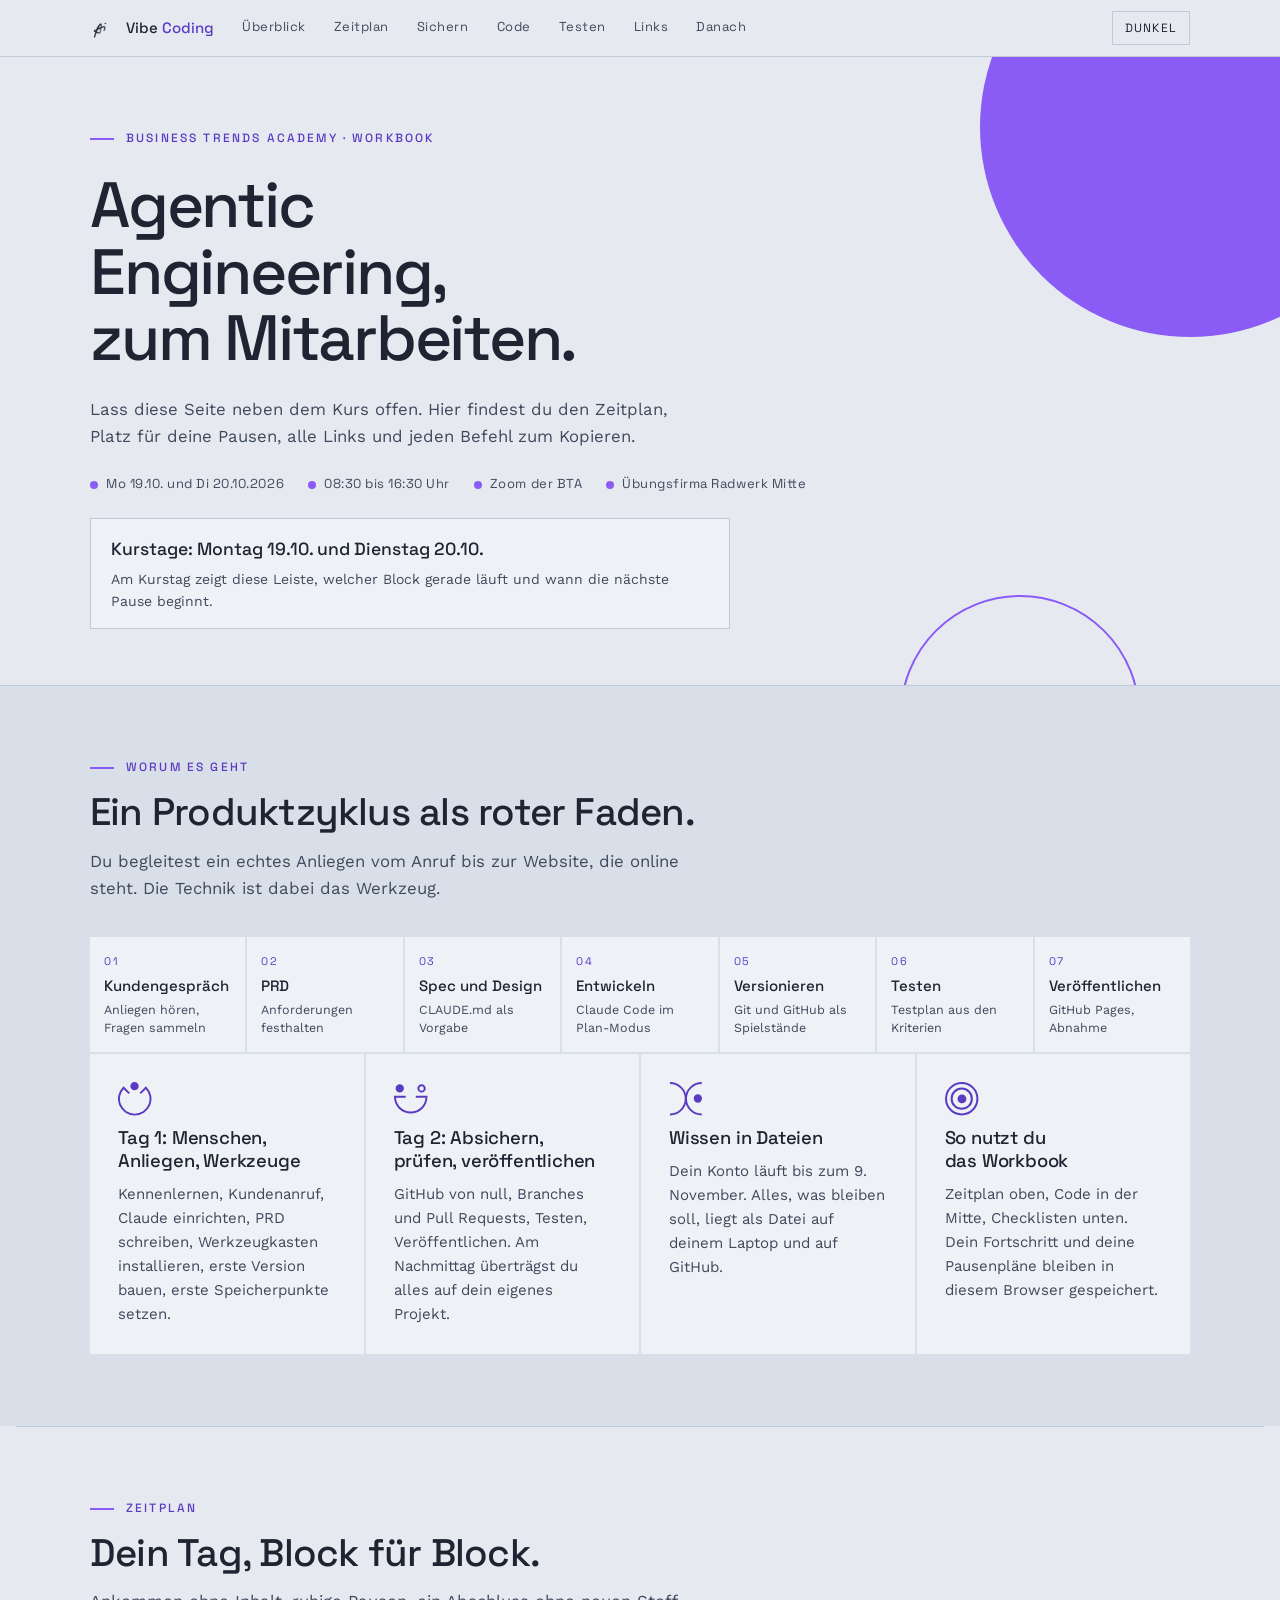
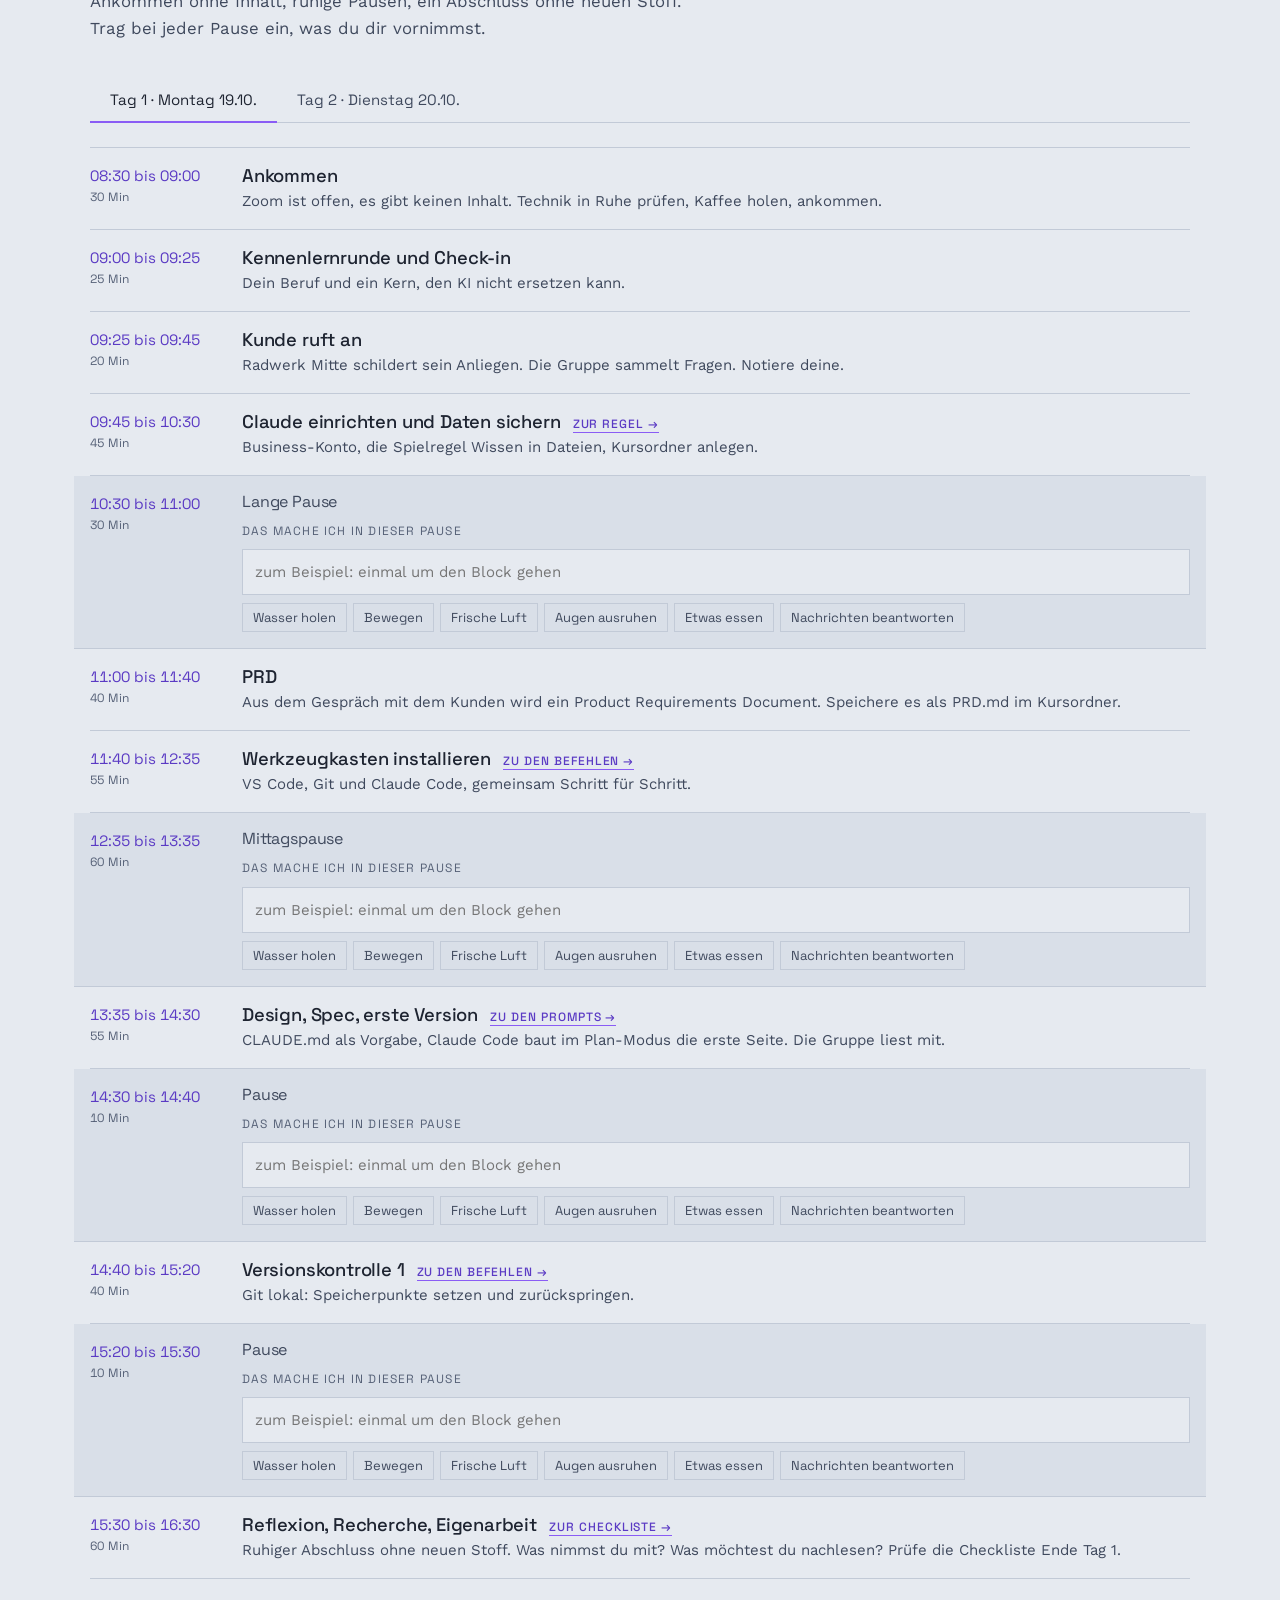
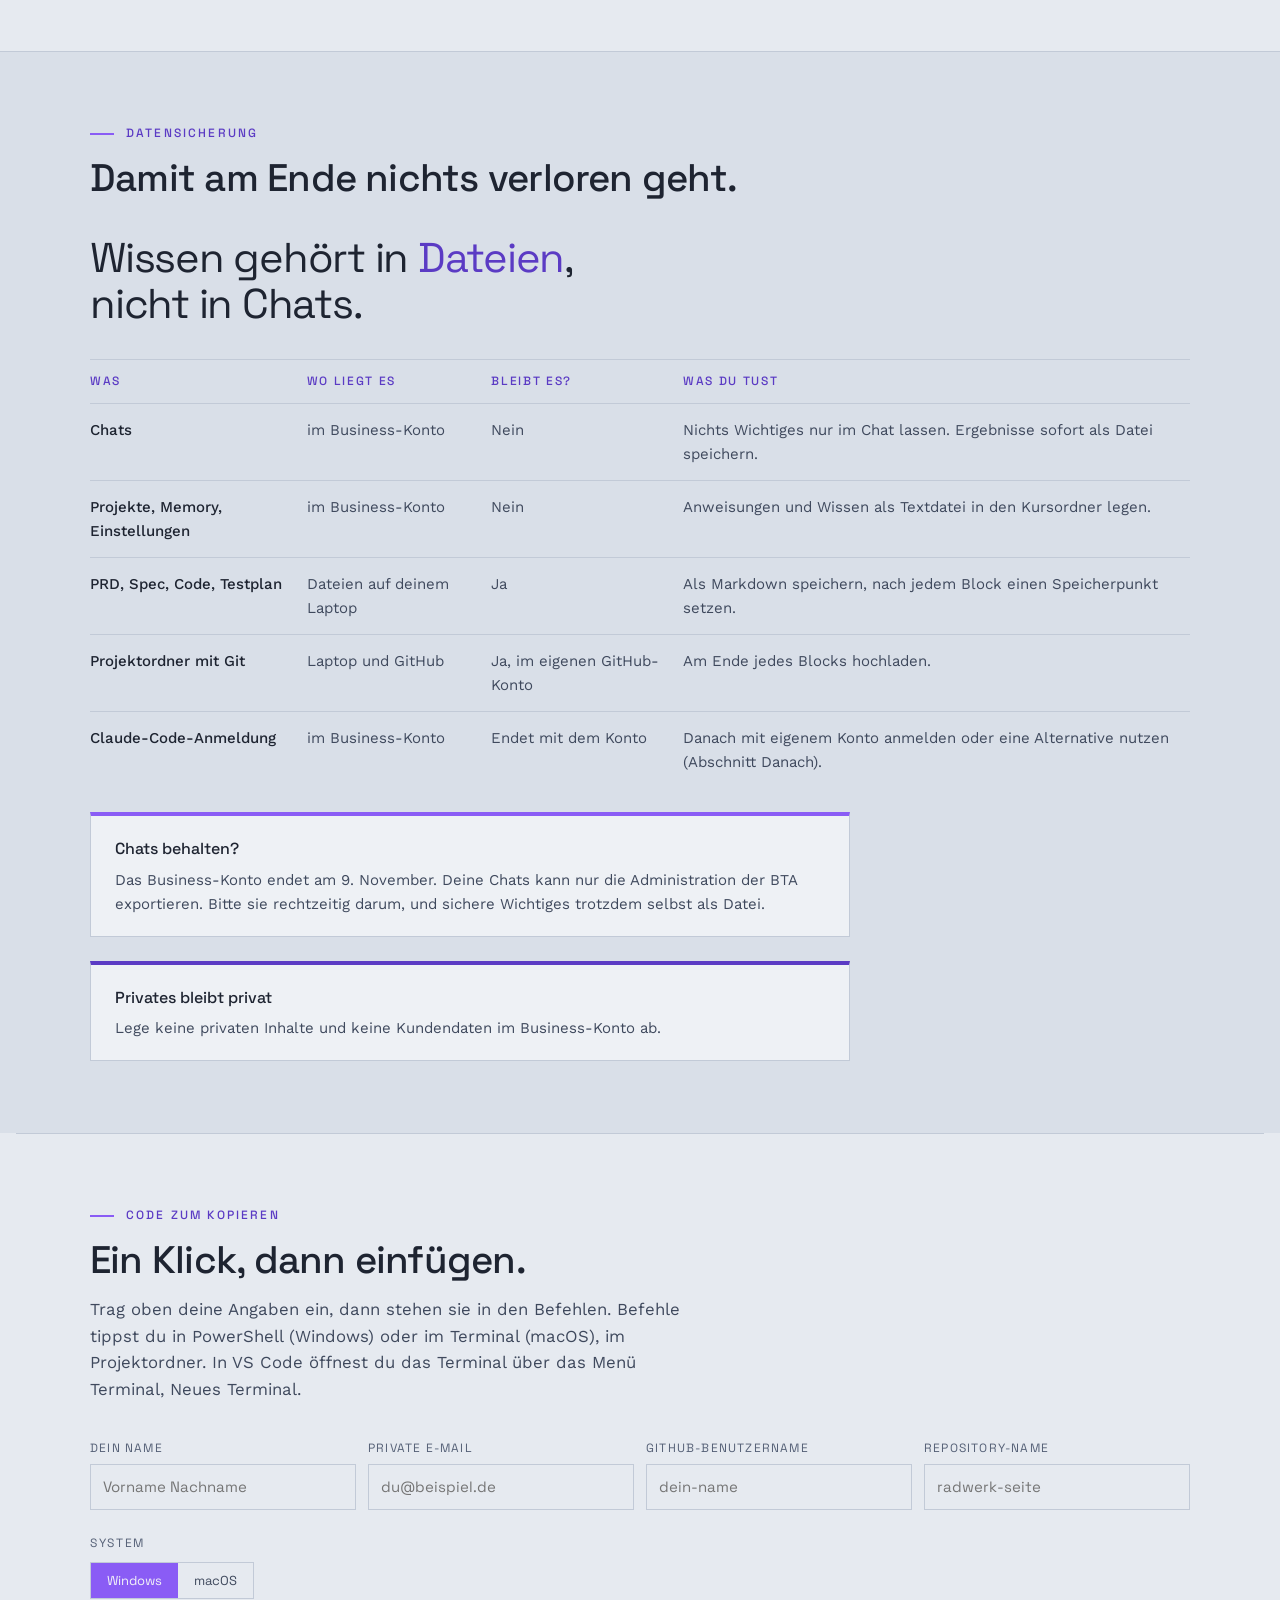
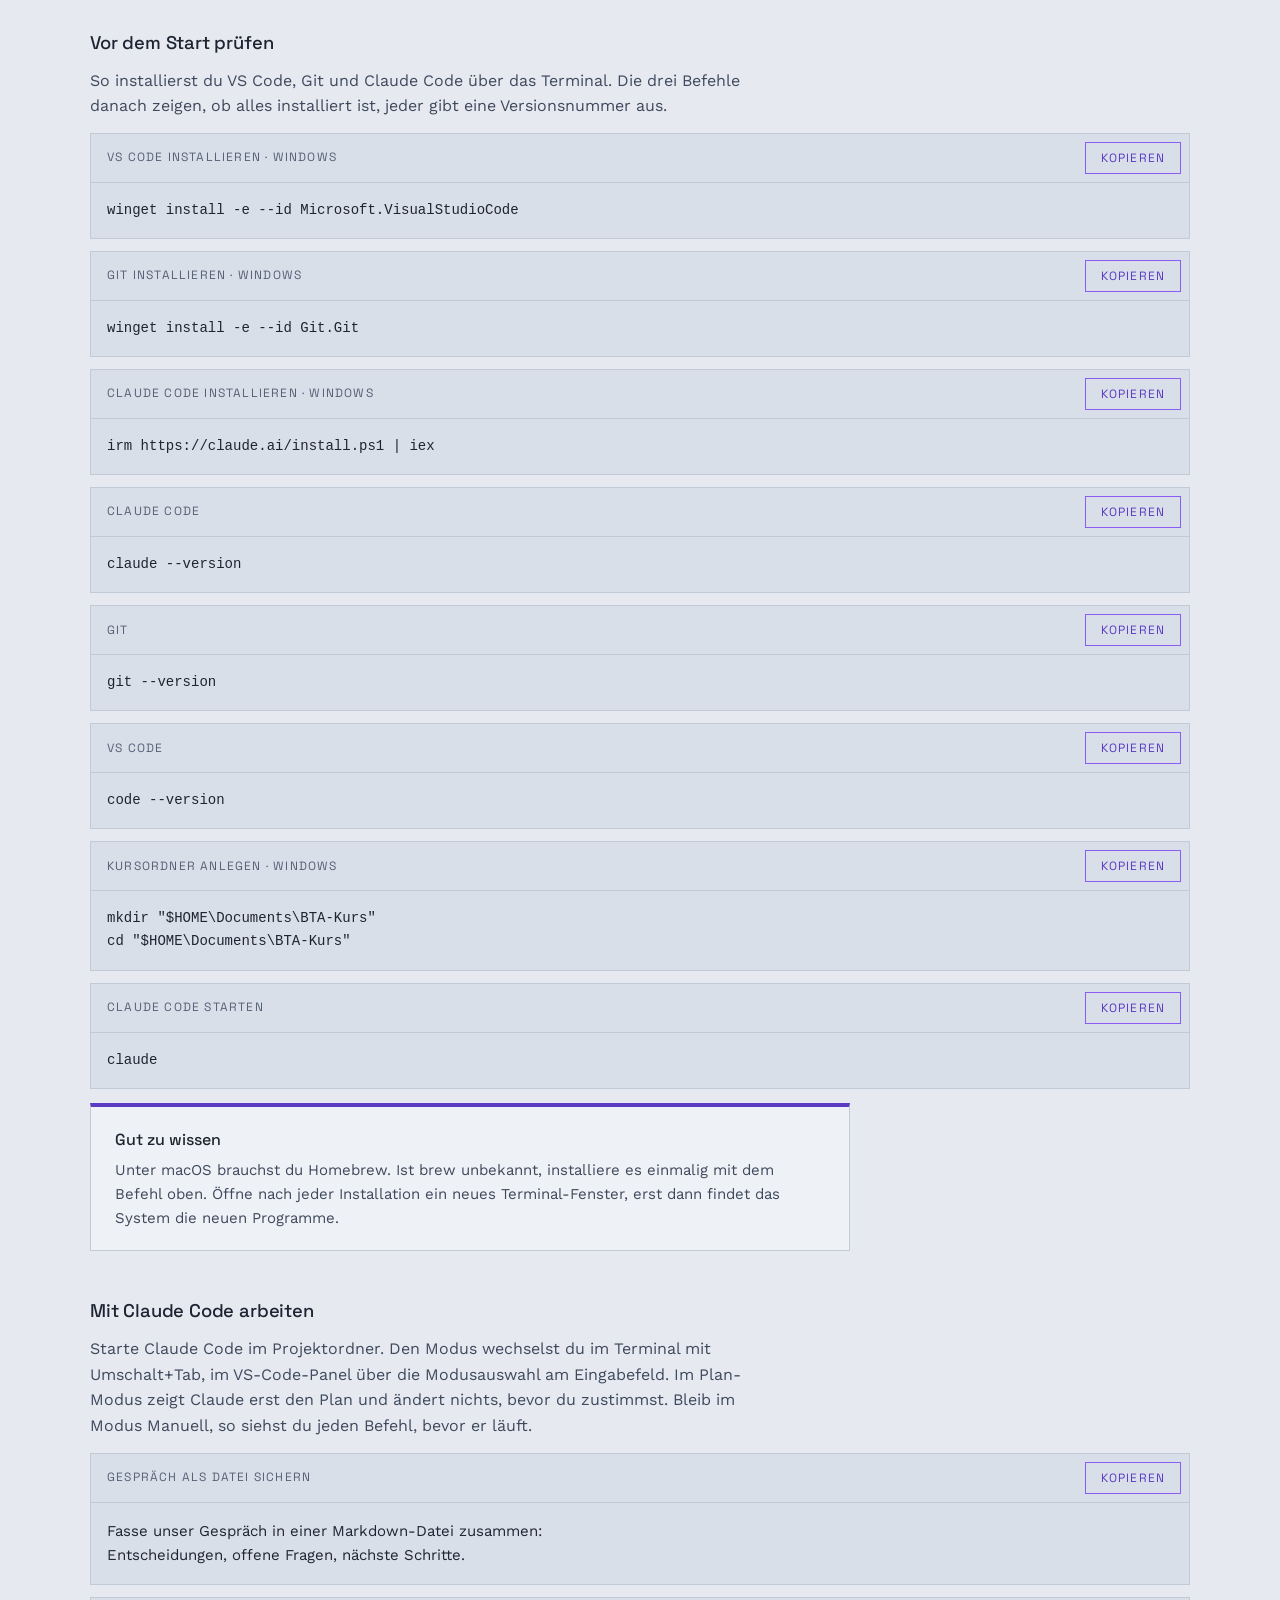
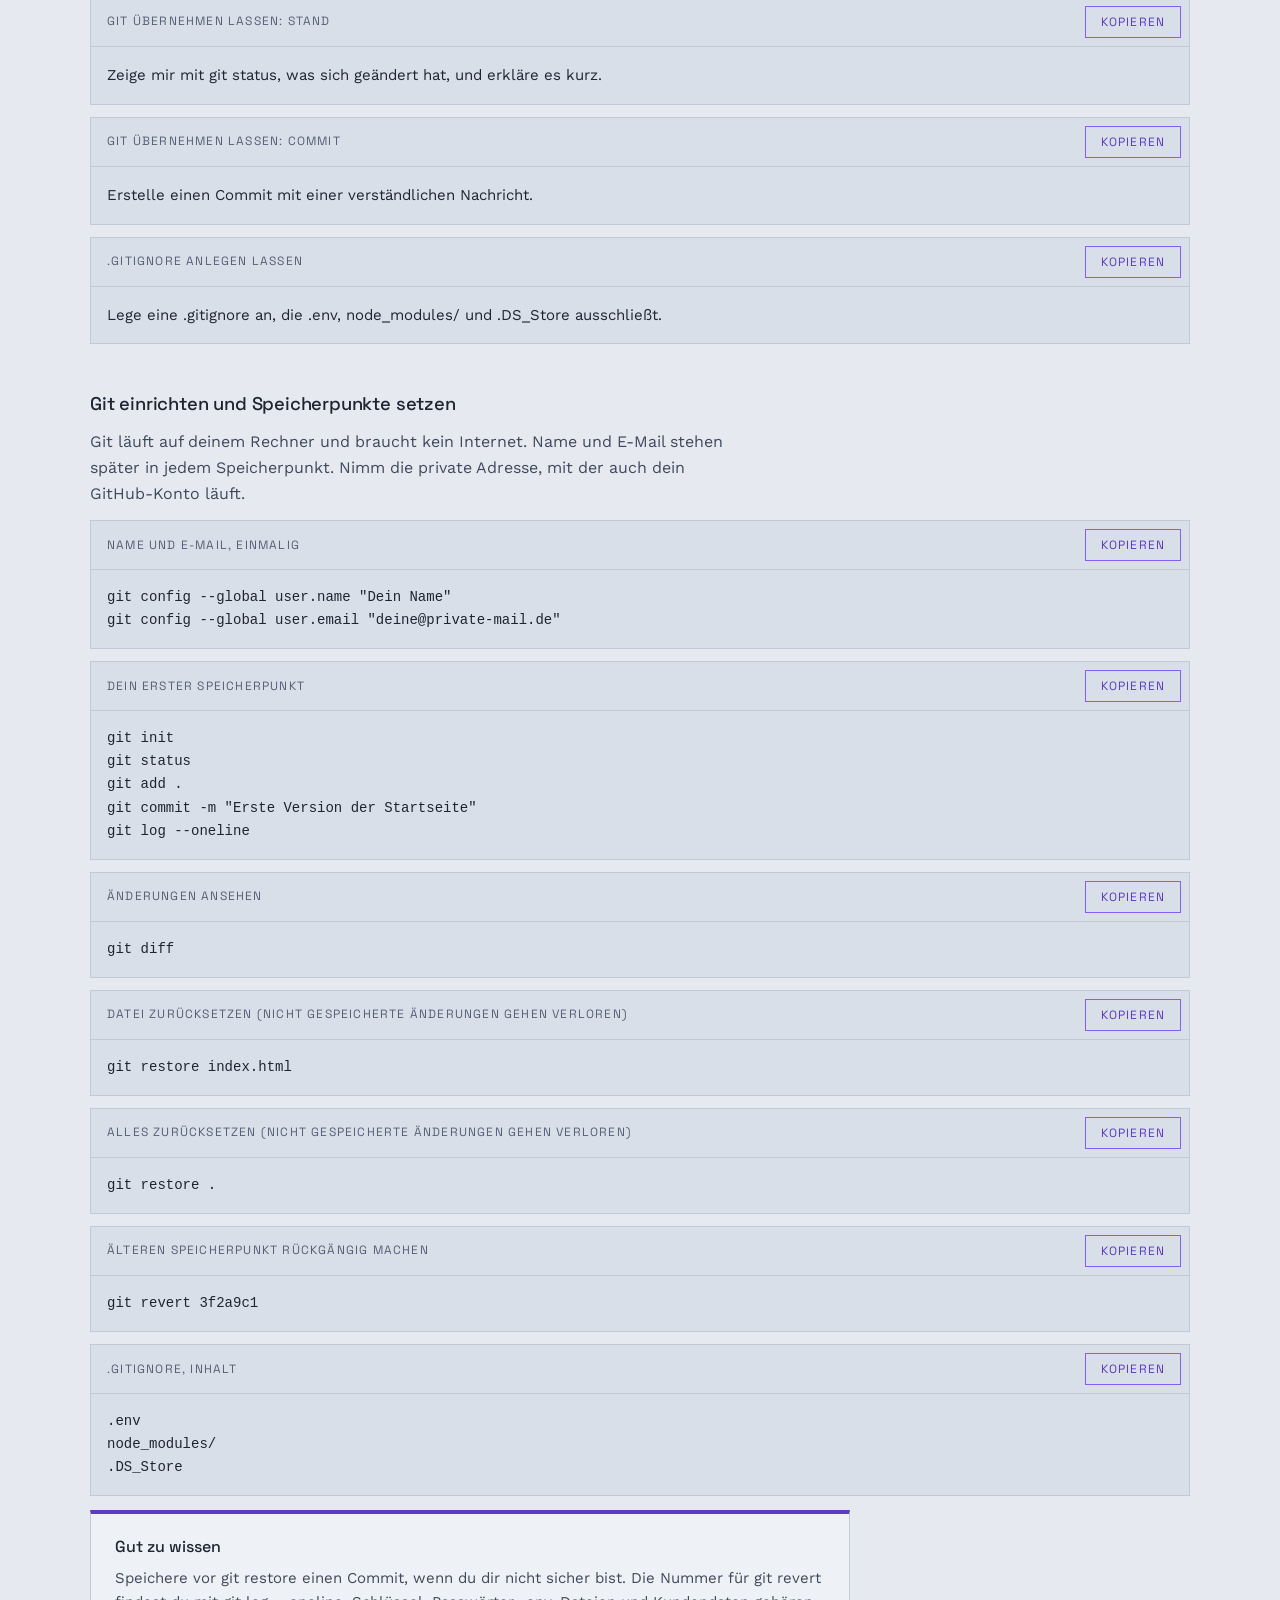
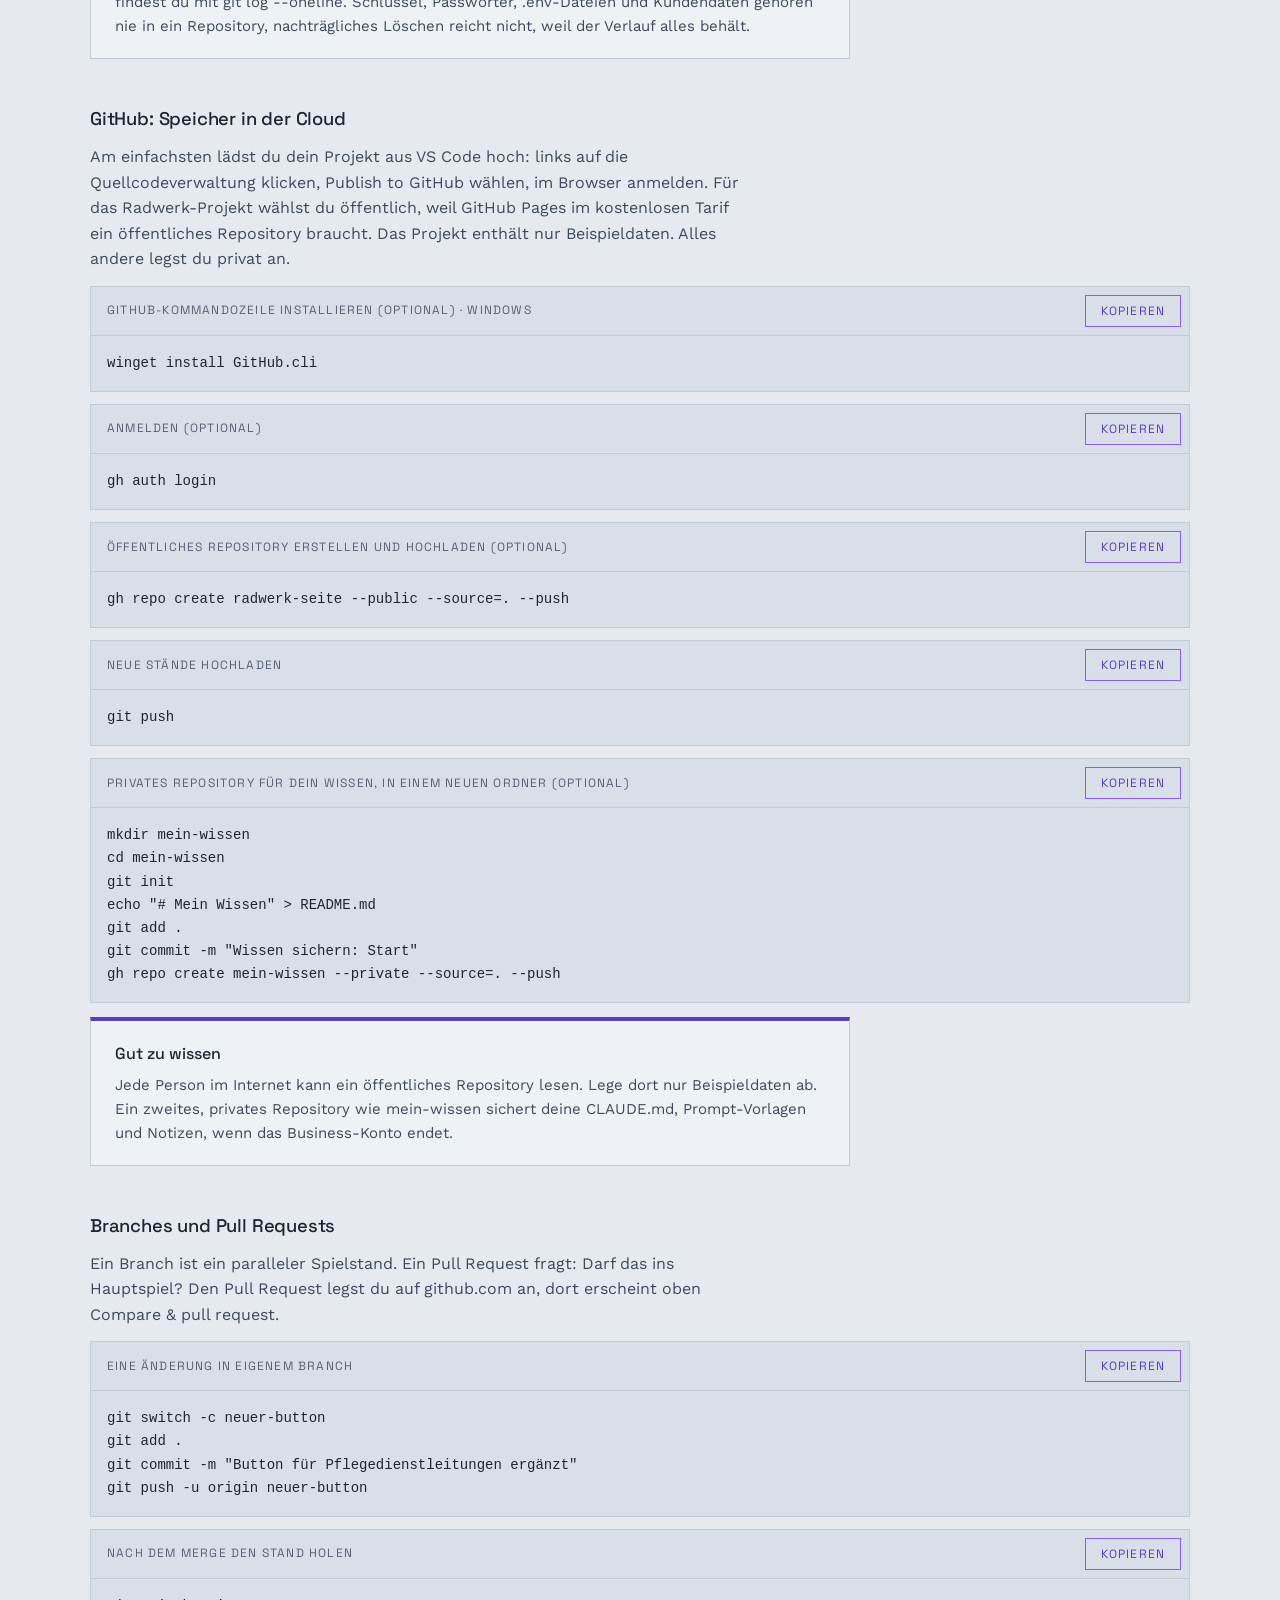
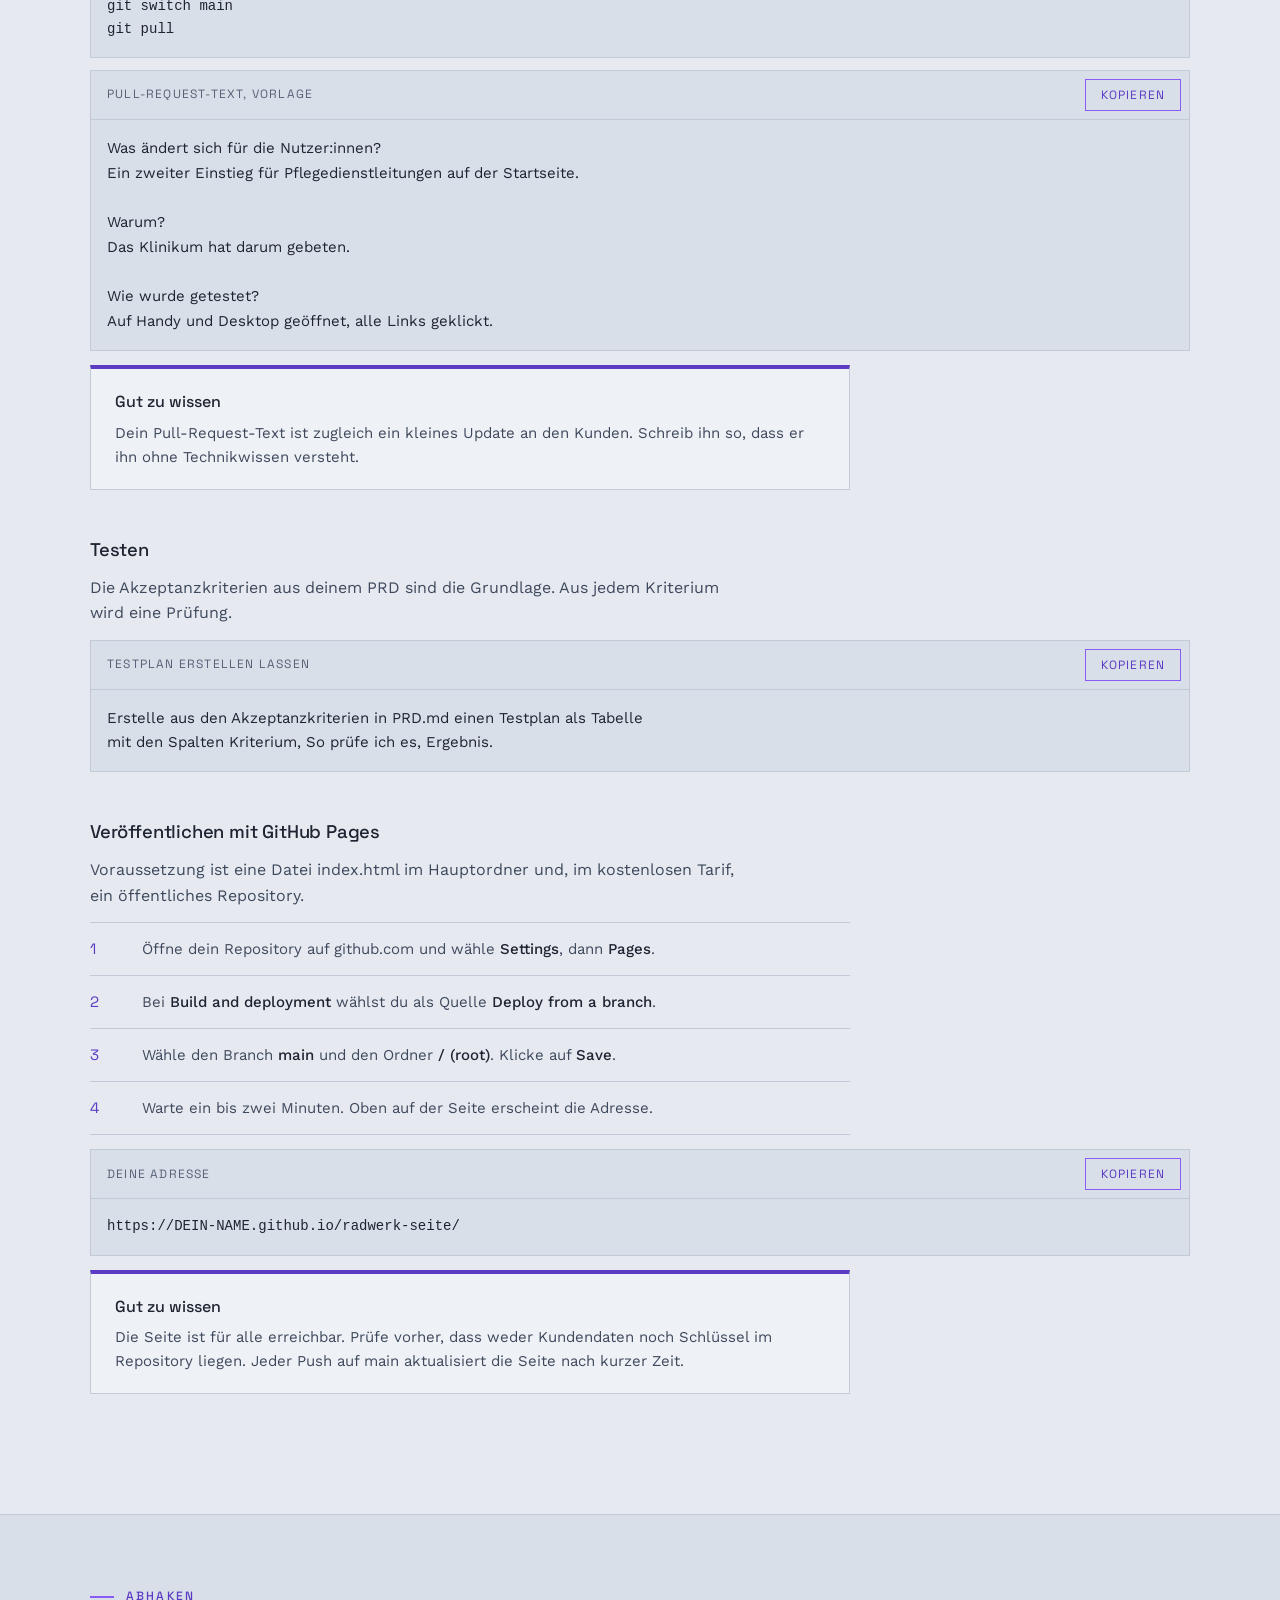
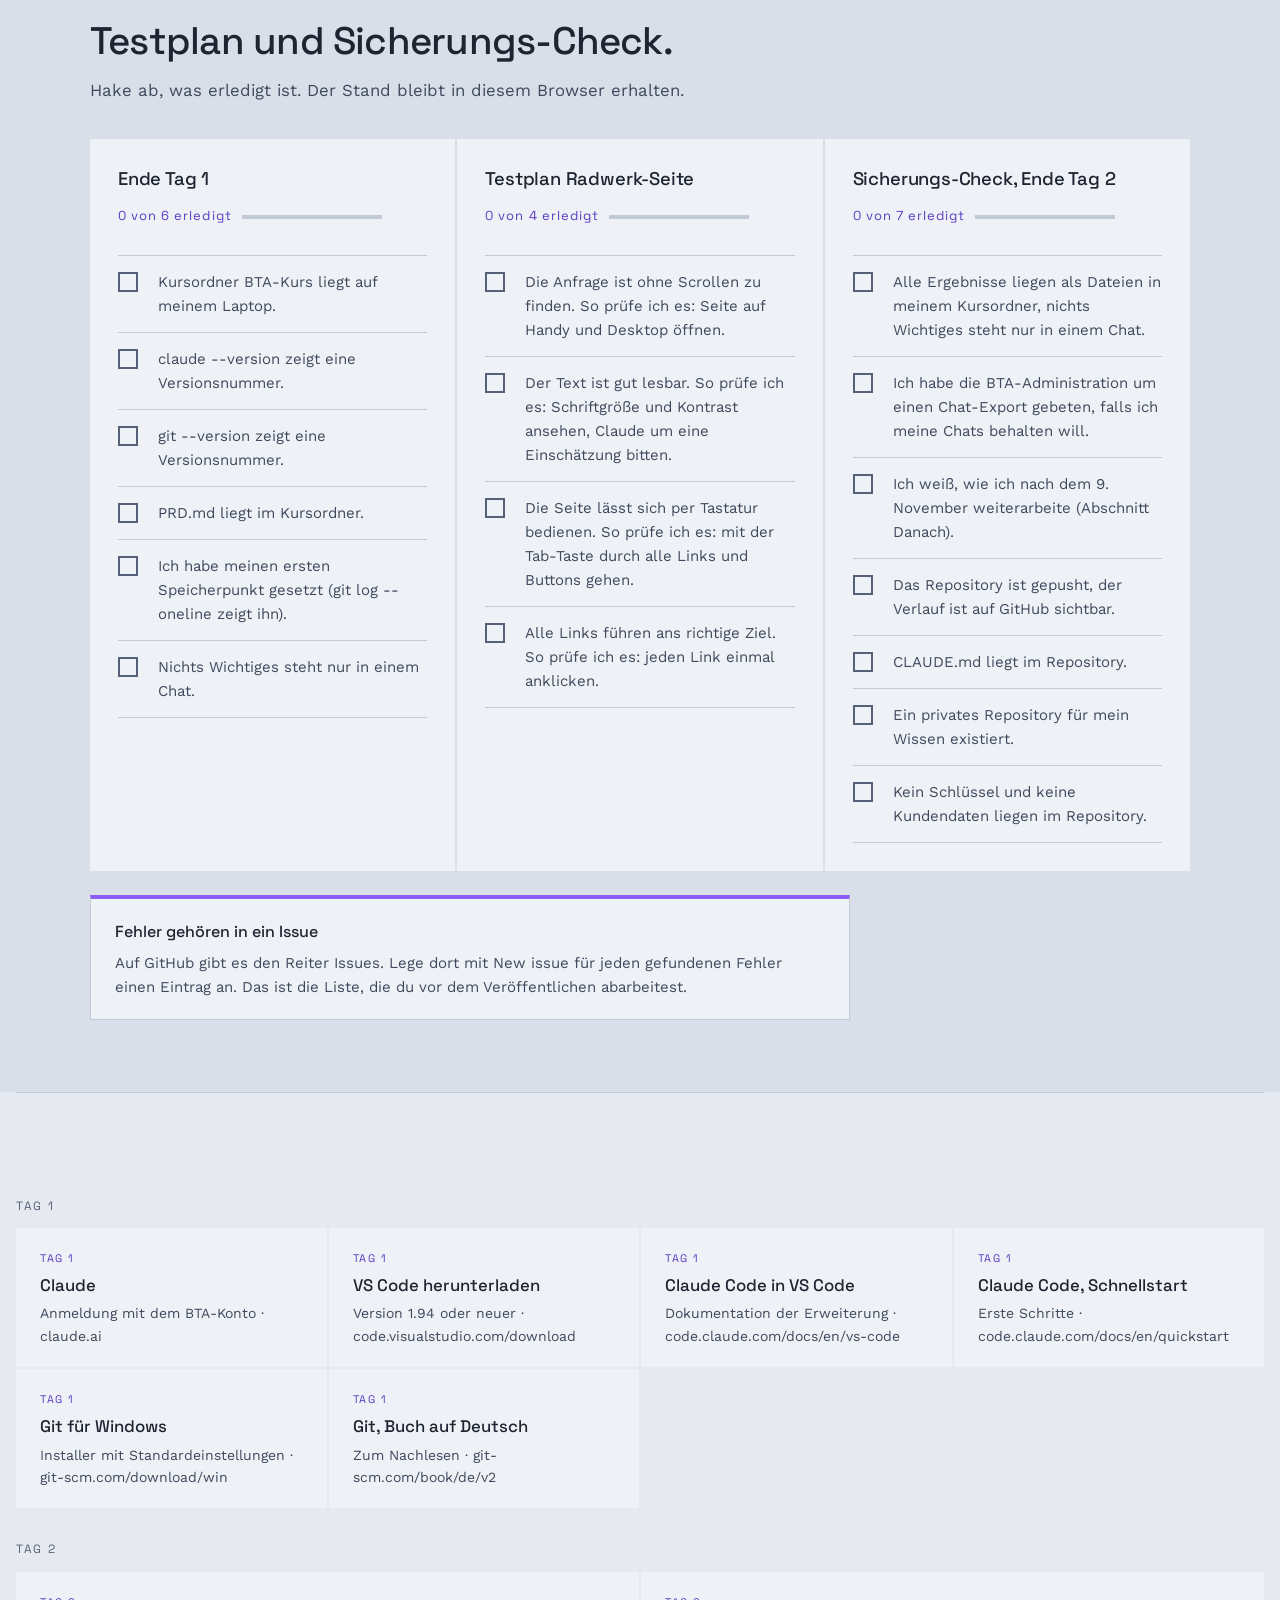
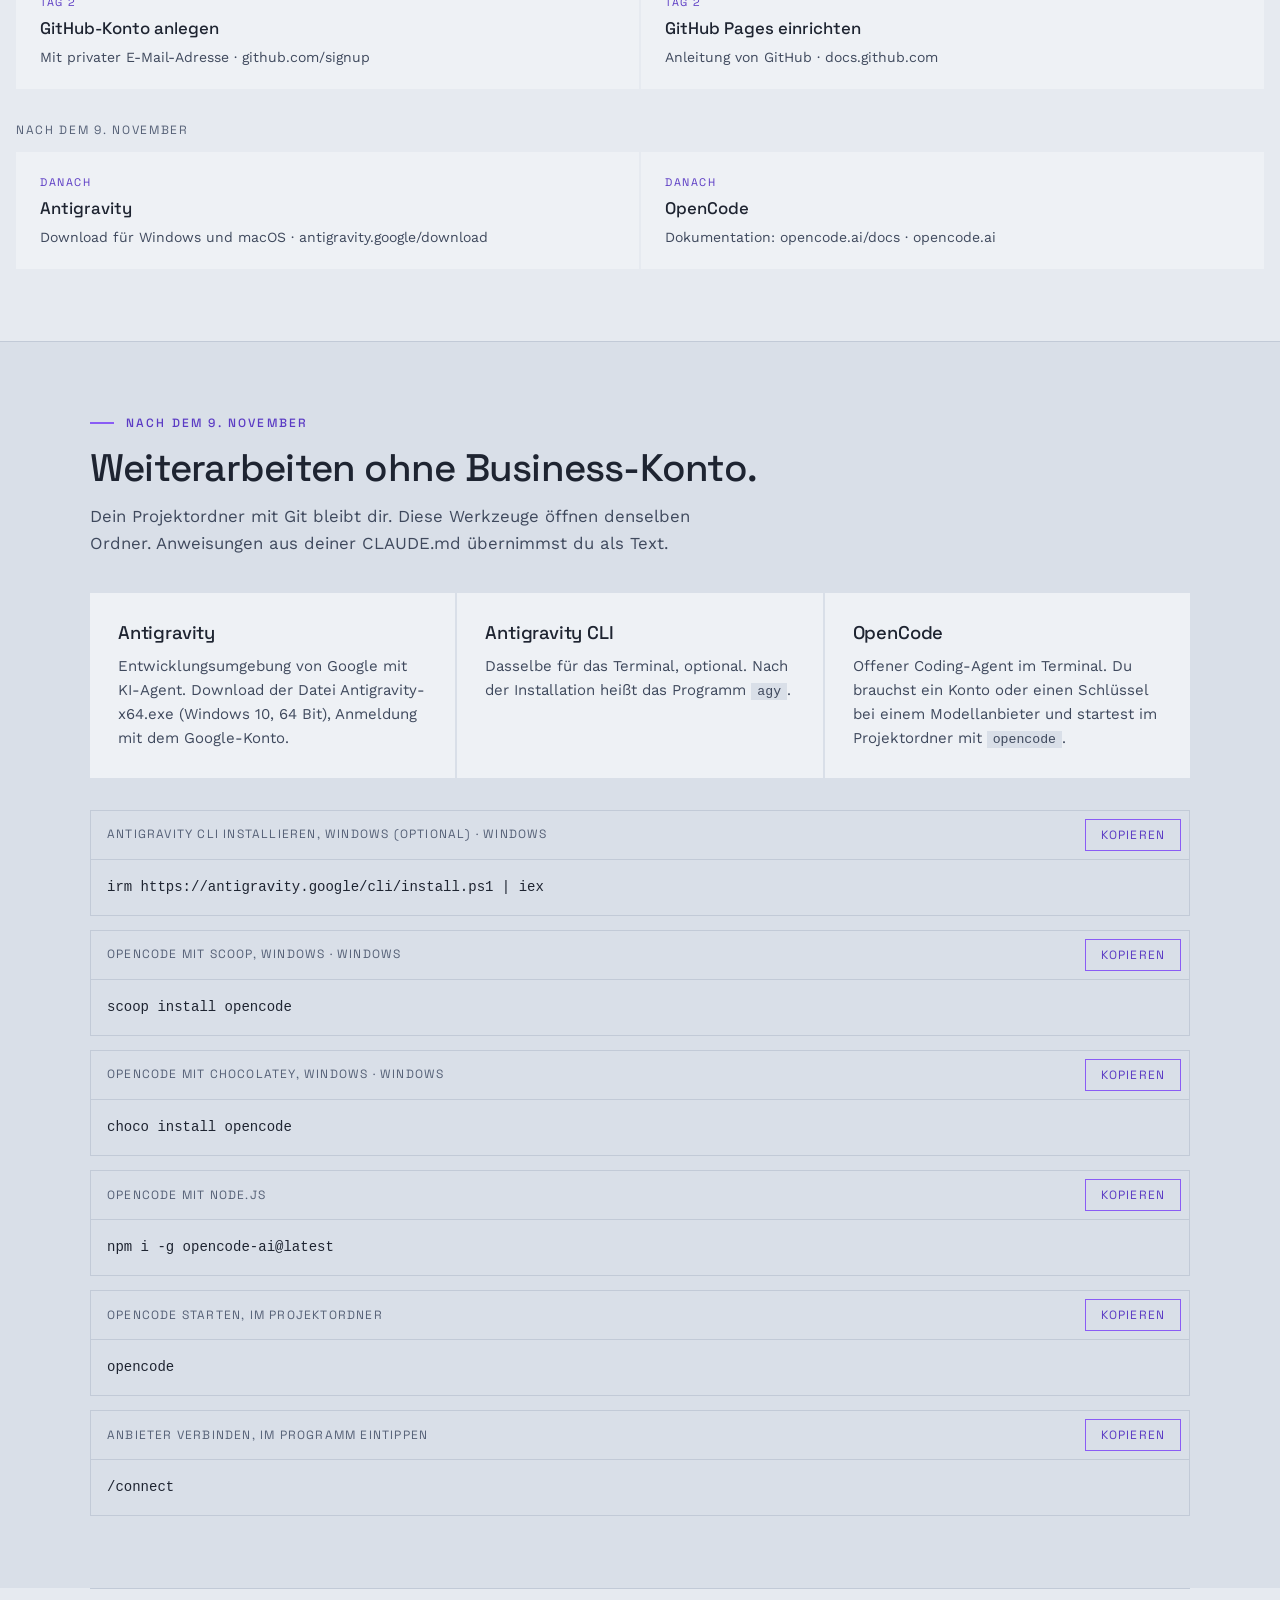
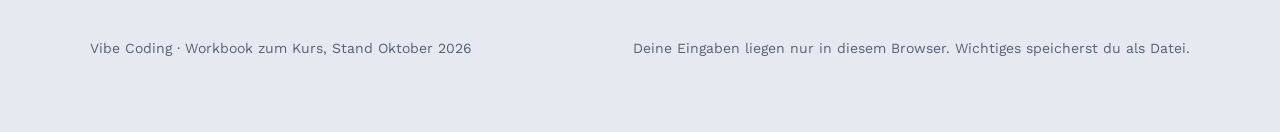
<file: index.html>
<!doctype html>
<html>
<head>
<meta charset="utf-8">
<meta name="viewport" content="width=device-width,initial-scale=1,viewport-fit=cover">
<title>Vibe Coding Workbook</title>
<meta name="claude:viewport-fit-sides" content="cover">
<link rel="stylesheet" href="https://fonts.googleapis.com/css2?family=Space+Grotesk:wght@400;500;600&family=Work+Sans:ital,wght@0,400;0,500;0,600;1,400&display=swap">
<link rel="stylesheet" href="style.css">
</head>
<body>

<div class="top"><div class="wrap">
  <div class="brand"><img class="logo-d" alt="" src="[data-uri]"><img class="logo-l" alt="" src="[data-uri]"><span class="long">Vibe <b>Coding</b></span></div>
  <nav aria-label="Abschnitte"><a href="#start">Überblick</a><a href="#zeit">Zeitplan</a><a href="#sichern">Sichern</a><a href="#code">Code</a><a href="#testen">Testen</a><a href="#links">Links</a><a href="#danach">Danach</a></nav>
  <button class="tbtn" id="theme" type="button" aria-label="Hell oder dunkel wechseln">Hell</button>
</div></div>

<header class="hero"><div class="orb" aria-hidden="true"></div><div class="ring" aria-hidden="true"></div>
<div class="wrap">
  <div class="eyebrow">Business Trends Academy · Workbook</div>
  <h1>Agentic Engineering, zum Mitarbeiten.</h1>
  <p class="lead">Lass diese Seite neben dem Kurs offen. Hier findest du den Zeitplan, Platz für deine Pausen, alle Links und jeden Befehl zum Kopieren.</p>
  <div class="meta"><span>Mo 19.10. und Di 20.10.2026</span><span>08:30 bis 16:30 Uhr</span><span>Zoom der BTA</span><span>Übungsfirma Radwerk Mitte</span></div>
  <div class="live" id="live" aria-live="polite"><strong id="liveT">Kurstage: Montag 19.10. und Dienstag 20.10.</strong><small id="liveS">Am Kurstag zeigt diese Leiste, welcher Block gerade läuft und wann die nächste Pause beginnt.</small></div>
</div></header>

<section id="start" class="alt"><div class="wrap">
  <div class="sh"><div class="eyebrow">Worum es geht</div><h2>Ein Produktzyklus als roter Faden.</h2>
  <p class="lead">Du begleitest ein echtes Anliegen vom Anruf bis zur Website, die online steht. Die Technik ist dabei das Werkzeug.</p></div>
  <div class="cycle" aria-label="Der Weg durch beide Tage">
    <div><em>01</em><b>Kunden&shy;gespräch</b><small>Anliegen hören, Fragen sammeln</small></div>
    <div><em>02</em><b>PRD</b><small>Anforderungen festhalten</small></div>
    <div><em>03</em><b>Spec und Design</b><small>CLAUDE.md als Vorgabe</small></div>
    <div><em>04</em><b>Entwickeln</b><small>Claude Code im Plan-Modus</small></div>
    <div><em>05</em><b>Versio&shy;nieren</b><small>Git und GitHub als Spielstände</small></div>
    <div><em>06</em><b>Testen</b><small>Testplan aus den Kriterien</small></div>
    <div><em>07</em><b>Veröffent&shy;lichen</b><small>GitHub Pages, Abnahme</small></div>
  </div>
  <div class="cards">
    <div class="card"><div class="rune" aria-hidden="true"><svg width="100%" height="100%" viewBox="0 0 53 53" fill="none" xmlns="http://www.w3.org/2000/svg" xmlns:c2pa="http://c2pa.org/manifest">
<circle cx="25.7759" cy="6.48748" r="4.98748" fill="currentColor" stroke="currentColor" stroke-width="3"></circle>
<path d="M17.532 17.7089L8.70055 8.87744C5.2624 12.3156 2.92098 16.6961 1.97239 21.4649C1.02381 26.2338 1.51065 31.1768 3.37137 35.669C5.23209 40.1612 8.3831 44.0007 12.4259 46.702C16.4688 49.4034 21.2219 50.8452 26.0842 50.8452C30.9465 50.8452 35.6995 49.4034 39.7424 46.702C43.7852 44.0007 46.9362 40.1612 48.797 35.669C50.6577 31.1768 51.1445 26.2338 50.1959 21.4649C49.2474 16.6961 46.9059 12.3156 43.4678 8.87744L34.6363 17.7089" stroke="currentColor" stroke-width="3"></path>
</svg></div><h3>Tag 1: Menschen, Anliegen, Werkzeuge</h3><p>Kennenlernen, Kundenanruf, Claude einrichten, PRD schreiben, Werkzeugkasten installieren, erste Version bauen, erste Speicherpunkte setzen.</p></div>
    <div class="card"><div class="rune" aria-hidden="true"><svg width="100%" height="100%" viewBox="0 0 53 46" fill="none" xmlns="http://www.w3.org/2000/svg" xmlns:c2pa="http://c2pa.org/manifest">
<circle cx="8.98748" cy="6.48748" r="4.98748" fill="currentColor" stroke="currentColor" stroke-width="3"></circle>
<circle cx="42.9875" cy="6.48748" r="4.98748" stroke="currentColor" stroke-width="3"></circle>
<path d="M18.2806 19.584L1.5 19.584C1.5 22.8124 2.13589 26.0092 3.37136 28.9919C4.60683 31.9746 6.41768 34.6848 8.70053 36.9676C10.9834 39.2505 13.6935 41.0613 16.6762 42.2968C19.6589 43.5323 22.8557 44.1681 26.0842 44.1681C29.3126 44.1681 32.5094 43.5323 35.4921 42.2968C38.4748 41.0613 41.1849 39.2505 43.4678 36.9676C45.7506 34.6848 47.5615 31.9746 48.7969 28.9919C50.0324 26.0092 50.6683 22.8124 50.6683 19.584H33.8877" stroke="currentColor" stroke-width="3"></path>
</svg></div><h3>Tag 2: Absichern, prüfen, veröffentlichen</h3><p>GitHub von null, Branches und Pull Requests, Testen, Veröffentlichen. Am Nachmittag überträgst du alles auf dein eigenes Projekt.</p></div>
    <div class="card"><div class="rune" aria-hidden="true"><svg width="100%" height="100%" viewBox="0 0 50 53" fill="none" xmlns="http://www.w3.org/2000/svg" xmlns:c2pa="http://c2pa.org/manifest">
<path d="M49.5841 1.50015C43.064 1.50015 36.8109 4.09026 32.2005 8.70068C27.59 13.3111 24.9999 19.5642 24.9999 26.0843C24.9999 32.6044 27.59 38.8575 32.2005 43.4679C36.8109 48.0783 43.064 50.6685 49.5841 50.6685" stroke="currentColor" stroke-width="3"></path>
<path d="M1.49046e-05 1.50064C6.52014 1.50064 12.7732 4.09075 17.3836 8.70117C21.9941 13.3116 24.5842 19.5647 24.5842 26.0848C24.5842 32.6049 21.9941 38.858 17.3836 43.4684C12.7732 48.0788 6.52014 50.6689 1.62288e-05 50.6689" stroke="currentColor" stroke-width="3"></path>
<circle cx="43.4875" cy="25.7433" r="4.98748" fill="currentColor" stroke="currentColor" stroke-width="3"></circle>
</svg></div><h3>Wissen in Dateien</h3><p>Dein Konto läuft bis zum 9. November. Alles, was bleiben soll, liegt als Datei auf deinem Laptop und auf GitHub.</p></div>
    <div class="card"><div class="rune" aria-hidden="true"><svg width="100%" height="100%" viewBox="0 0 50 50" fill="none" xmlns="http://www.w3.org/2000/svg" xmlns:c2pa="http://c2pa.org/manifest">
<circle cx="24.5842" cy="24.5842" r="23.0842" stroke="currentColor" stroke-width="3"></circle>
<circle cx="24.5841" cy="24.5843" r="14.8894" stroke="currentColor" stroke-width="3"></circle>
<circle cx="24.9256" cy="24.926" r="4.98748" fill="currentColor" stroke="currentColor" stroke-width="3"></circle>
</svg></div><h3>So nutzt du das Workbook</h3><p>Zeitplan oben, Code in der Mitte, Checklisten unten. Dein Fortschritt und deine Pausenpläne bleiben in diesem Browser gespeichert.</p></div>
  </div>
</div></section>

<section id="zeit"><div class="wrap">
  <div class="sh"><div class="eyebrow">Zeitplan</div><h2>Dein Tag, Block für Block.</h2>
  <p class="lead">Ankommen ohne Inhalt, ruhige Pausen, ein Abschluss ohne neuen Stoff. Trag bei jeder Pause ein, was du dir vornimmst.</p></div>
  <div class="tabs" role="tablist"><button role="tab" id="tab1" aria-selected="true" data-day="1">Tag 1 · Montag 19.10.</button><button role="tab" id="tab2" aria-selected="false" data-day="2">Tag 2 · Dienstag 20.10.</button></div>
  <div class="tt" id="tt" role="tabpanel"></div>
</div></section>

<section id="sichern" class="alt"><div class="wrap">
  <div class="sh"><div class="eyebrow">Datensicherung</div><h2>Damit am Ende nichts verloren geht.</h2></div>
  <p class="rule">Wissen gehört in <span>Dateien</span>, nicht in Chats.</p>
  <div class="tw"><table><thead><tr><th>Was</th><th>Wo liegt es</th><th>Bleibt es?</th><th>Was du tust</th></tr></thead><tbody>
    <tr><td>Chats</td><td>im Business-Konto</td><td>Nein</td><td>Nichts Wichtiges nur im Chat lassen. Ergebnisse sofort als Datei speichern.</td></tr>
    <tr><td>Projekte, Memory, Einstellungen</td><td>im Business-Konto</td><td>Nein</td><td>Anweisungen und Wissen als Textdatei in den Kursordner legen.</td></tr>
    <tr><td>PRD, Spec, Code, Testplan</td><td>Dateien auf deinem Laptop</td><td>Ja</td><td>Als Markdown speichern, nach jedem Block einen Speicherpunkt setzen.</td></tr>
    <tr><td>Projektordner mit Git</td><td>Laptop und GitHub</td><td>Ja, im eigenen GitHub-Konto</td><td>Am Ende jedes Blocks hochladen.</td></tr>
    <tr><td>Claude-Code-Anmeldung</td><td>im Business-Konto</td><td>Endet mit dem Konto</td><td>Danach mit eigenem Konto anmelden oder eine Alternative nutzen (Abschnitt Danach).</td></tr>
  </tbody></table></div>
  <div class="note"><b>Chats behalten?</b><p>Das Business-Konto endet am 9. November. Deine Chats kann nur die Administration der BTA exportieren. Bitte sie rechtzeitig darum, und sichere Wichtiges trotzdem selbst als Datei.</p></div>
  <div class="note warn"><b>Privates bleibt privat</b><p>Lege keine privaten Inhalte und keine Kundendaten im Business-Konto ab.</p></div>
</div></section>

<section id="code"><div class="wrap">
  <div class="sh"><div class="eyebrow">Code zum Kopieren</div><h2>Ein Klick, dann einfügen.</h2>
  <p class="lead">Trag oben deine Angaben ein, dann stehen sie in den Befehlen. Befehle tippst du in PowerShell (Windows) oder im Terminal (macOS), im Projektordner. In VS Code öffnest du das Terminal über das Menü Terminal, Neues Terminal.</p></div>
  <div class="setup">
    <label for="f-name">Dein Name<input id="f-name" type="text" autocomplete="off" placeholder="Vorname Nachname"></label>
    <label for="f-mail">Private E-Mail<input id="f-mail" type="email" autocomplete="off" placeholder="du@beispiel.de"></label>
    <label for="f-user">GitHub-Benutzername<input id="f-user" type="text" autocomplete="off" placeholder="dein-name"></label>
    <label for="f-repo">Repository-Name<input id="f-repo" type="text" autocomplete="off" placeholder="radwerk-seite"></label>
  </div>
  <div class="bar"><div><div class="lg" style="margin:0 0 8px">System</div><div class="os" role="group" aria-label="Betriebssystem"><button type="button" id="os-win" aria-pressed="true">Windows</button><button type="button" id="os-mac" aria-pressed="false">macOS</button></div></div></div>
  <div id="groups"></div>
</div></section>

<section id="testen" class="alt"><div class="wrap">
  <div class="sh"><div class="eyebrow">Abhaken</div><h2>Testplan und Sicherungs-Check.</h2>
  <p class="lead">Hake ab, was erledigt ist. Der Stand bleibt in diesem Browser erhalten.</p></div>
  <div class="cards" style="grid-template-columns:repeat(auto-fit,minmax(320px,1fr))">
    <div class="card" style="gap:16px"><h3>Ende Tag 1</h3><div class="prog" id="p-t1"></div><div class="ck" id="ck-t1"></div></div>
    <div class="card" style="gap:16px"><h3>Testplan Radwerk-Seite</h3><div class="prog" id="p-test"></div><div class="ck" id="ck-test"></div></div>
    <div class="card" style="gap:16px"><h3>Sicherungs-Check, Ende Tag 2</h3><div class="prog" id="p-sich"></div><div class="ck" id="ck-sich"></div></div>
  </div>
  <div class="note"><b>Fehler gehören in ein Issue</b><p>Auf GitHub gibt es den Reiter Issues. Lege dort mit New issue für jeden gefundenen Fehler einen Eintrag an. Das ist die Liste, die du vor dem Veröffentlichen abarbeitest.</p></div>
</div></section>

<section id="links"><div class="wrap">
  <div class="sh"><div class="eyebrow">Links</div><h2>Alles, was du anklickst.</h2>
  <p class="lead">Den Zoom-Link bekommst du von der BTA. Der Link zum Radwerk-Repository entsteht erst am Dienstag.</p></div>
  <div id="links"></div>
</div></section>

<section id="danach" class="alt"><div class="wrap">
  <div class="sh"><div class="eyebrow">Nach dem 9. November</div><h2>Weiterarbeiten ohne Business-Konto.</h2>
  <p class="lead">Dein Projektordner mit Git bleibt dir. Diese Werkzeuge öffnen denselben Ordner. Anweisungen aus deiner CLAUDE.md übernimmst du als Text.</p></div>
  <div class="cards">
    <div class="card"><h3>Antigravity</h3><p>Entwicklungsumgebung von Google mit KI-Agent. Download der Datei Antigravity-x64.exe (Windows 10, 64 Bit), Anmeldung mit dem Google-Konto.</p></div>
    <div class="card"><h3>Antigravity CLI</h3><p>Dasselbe für das Terminal, optional. Nach der Installation heißt das Programm <code class="i">agy</code>.</p></div>
    <div class="card"><h3>OpenCode</h3><p>Offener Coding-Agent im Terminal. Du brauchst ein Konto oder einen Schlüssel bei einem Modellanbieter und startest im Projektordner mit <code class="i">opencode</code>.</p></div>
  </div>
  <div id="alt-code" style="margin-top:32px;display:grid;gap:14px"></div>
</div></section>

<section id="exp" class="alt" hidden><div class="wrap">
  <div class="sh"><div class="eyebrow">Export</div><h2>Das Workbook als PDF.</h2>
  <p class="lead">Beide Tage, alle Befehle, Links und Checklisten in einer Datei, zum Ablegen oder Ausdrucken. Deine Eingaben aus diesem Browser sind darin nicht enthalten.</p></div>
  <button class="btn" id="pdfbtn" type="button">PDF speichern</button>
  <p class="lead" id="pdfmsg" style="margin-top:12px;font-size:15px" aria-live="polite"></p>
</div></section>

<div class="wrap"><footer><span>Vibe Coding · Workbook zum Kurs, Stand Oktober 2026</span><span>Deine Eingaben liegen nur in diesem Browser. Wichtiges speicherst du als Datei.</span></footer></div>

<script src="script.js"></script>

</body>
</html>
</file>
<file: style.css>
/* Grundlayout */
:root{color-scheme:light;box-sizing:border-box;padding-top:env(safe-area-inset-top,0px);padding-bottom:env(safe-area-inset-bottom,0px)}html{scroll-padding-top:env(safe-area-inset-top,0px)}body{margin:0;padding:0;font:14px -apple-system,BlinkMacSystemFont,sans-serif;background:#fff;color:#000}img{max-width:100%}[hidden]:not([hidden=until-found i]){display:none!important}

/* Layout: ein ruhiger Streifen, Abschnitte wechseln zwischen zwei Grundflaechen, ein violetter Akzent. Dunkel zuerst. */
:root{
  --bg:#1E2431; --sunken:#161B26; --raised:#2A3242; --border:#3A4458;
  --ink:#F2F3F7; --muted:#B3BCCB; --faint:#9AA5B6;
  --accent:#8A5CF5; --accent-hi:#A584F8; --text-accent:#B49CF7; --on-accent:#F2F3F7;
  --ok:#8FD3B0; --focus:#B49CF7;
  --fd:"Space Grotesk",system-ui,sans-serif; --fb:"Work Sans",system-ui,sans-serif;
  --mono:ui-monospace,"SFMono-Regular",Menlo,Consolas,monospace;
  color-scheme:dark;
}
@media (prefers-color-scheme: light){
  :root:not([data-theme="dark"]){
    --bg:#E6EAF0; --sunken:#D9DFE8; --raised:#EEF1F5; --border:#C2CAD7;
    --ink:#1E2431; --muted:#3F495D; --faint:#566177;
    --accent:#8A5CF5; --accent-hi:#7B49EA; --text-accent:#5B3BC4; --on-accent:#F2F3F7;
    --ok:#1F6B48; --focus:#5B3BC4; color-scheme:light;
  }
}
:root[data-theme="light"]{
  --bg:#E6EAF0; --sunken:#D9DFE8; --raised:#EEF1F5; --border:#C2CAD7;
  --ink:#1E2431; --muted:#3F495D; --faint:#566177;
  --accent:#8A5CF5; --accent-hi:#7B49EA; --text-accent:#5B3BC4; --on-accent:#F2F3F7;
  --ok:#1F6B48; --focus:#5B3BC4; color-scheme:light;
}
*{box-sizing:border-box}
html{scroll-behavior:smooth;scroll-padding-top:72px}
body{margin:0;background:var(--bg);color:var(--ink);font-family:var(--fb);font-size:16px;line-height:1.6;
  padding-left:max(16px,env(safe-area-inset-left,0px));padding-right:max(16px,env(safe-area-inset-right,0px));overflow-x:hidden}
@media (prefers-reduced-motion:reduce){html{scroll-behavior:auto}*{transition:none!important}}
a{color:var(--text-accent);text-underline-offset:3px}
a:hover{color:var(--ink)}
:focus-visible{outline:2px solid var(--focus);outline-offset:3px}
h1,h2,h3{font-family:var(--fd);font-weight:500;margin:0;text-wrap:balance;letter-spacing:-.02em}
h1{font-size:clamp(2.2rem,6vw,4rem);line-height:1.04;letter-spacing:-.035em}
h2{font-size:clamp(1.6rem,3.6vw,2.4rem);line-height:1.1}
h3{font-size:1.15rem;line-height:1.25;letter-spacing:-.01em}
p{margin:0}
.wrap{max-width:1100px;margin:0 auto}
.eyebrow{display:flex;align-items:center;gap:12px;font-family:var(--fd);font-size:12px;font-weight:500;letter-spacing:.18em;text-transform:uppercase;color:var(--text-accent)}
.eyebrow::before{content:"";width:24px;height:2px;background:var(--accent);flex:none}
.lead{color:var(--muted);max-width:62ch;font-size:1.05rem}
/* Kopfzeile */
.top{position:sticky;top:env(safe-area-inset-top,0px);z-index:20;background:var(--bg);border-bottom:1px solid var(--border);margin:0 calc(-1*max(16px,env(safe-area-inset-left,0px)));padding:0 max(16px,env(safe-area-inset-left,0px))}
.top .wrap{display:flex;align-items:center;gap:16px;height:56px}
.brand{font-family:var(--fd);font-weight:500;font-size:15px;white-space:nowrap;display:flex;align-items:center;gap:10px}
.brand b{color:var(--text-accent);font-weight:500}
.brand img{height:26px;width:auto;display:block}
.logo-l{display:none}
:root[data-theme="light"] .logo-d{display:none}
:root[data-theme="light"] .logo-l{display:block}
@media (prefers-color-scheme: light){:root:not([data-theme="dark"]) .logo-d{display:none}:root:not([data-theme="dark"]) .logo-l{display:block}}
nav{display:flex;gap:4px;overflow-x:auto;flex:1;min-width:0;scrollbar-width:none}
nav::-webkit-scrollbar{display:none}
nav a{font-family:var(--fd);font-size:13px;letter-spacing:.04em;color:var(--muted);text-decoration:none;padding:8px 12px;white-space:nowrap;border-bottom:2px solid transparent}
nav a:hover{color:var(--ink);border-bottom-color:var(--accent)}
.tbtn{font-family:var(--fd);font-size:12px;letter-spacing:.1em;text-transform:uppercase;background:none;color:var(--ink);border:1px solid var(--border);padding:8px 12px;cursor:pointer;flex:none}
.tbtn:hover{border-color:var(--accent)}
/* Hero */
.hero{position:relative;padding-block:72px 56px;overflow:hidden;margin:0 calc(-1*max(16px,env(safe-area-inset-left,0px)));padding-inline:max(16px,env(safe-area-inset-left,0px))}
.hero .orb{position:absolute;right:-120px;top:-140px;width:420px;height:420px;border-radius:50%;background:var(--accent);opacity:1}
.hero .ring{position:absolute;right:140px;bottom:-150px;width:240px;height:240px;border-radius:50%;border:2px solid var(--accent)}
.hero .wrap{position:relative;display:grid;gap:24px}
.hero h1{max-width:14ch}
.meta{display:flex;flex-wrap:wrap;gap:8px 24px;font-family:var(--fd);font-size:13px;color:var(--muted);letter-spacing:.04em}
.meta span{display:inline-flex;gap:8px}
.meta span::before{content:"";width:8px;height:8px;border-radius:50%;background:var(--accent);margin-top:7px;flex:none}
/* Live-Leiste */
.live{border:1px solid var(--border);background:var(--raised);padding:16px 20px;display:grid;gap:4px;max-width:640px}
.live strong{font-family:var(--fd);font-weight:500;font-size:1.1rem}
.live small{color:var(--muted);font-size:14px}
.live.on{border-color:var(--accent)}
/* Abschnitte */
section{padding-block:72px;border-top:1px solid var(--border)}
section.alt{background:var(--sunken);margin:0 calc(-1*max(16px,env(safe-area-inset-left,0px)));padding-inline:max(16px,env(safe-area-inset-left,0px))}
.sh{display:grid;gap:14px;margin-bottom:36px}
/* Zyklus */
.cycle{display:grid;grid-template-columns:repeat(7,1fr);gap:2px;margin-top:8px}
.cycle div{background:var(--raised);padding:16px 14px;min-width:0}
.cycle em{font-style:normal;font-family:var(--fd);font-size:11px;letter-spacing:.14em;color:var(--text-accent);display:block;margin-bottom:6px}
.cycle b{font-family:var(--fd);font-weight:500;font-size:15px;display:block;line-height:1.2;overflow-wrap:anywhere}
.cycle small{color:var(--muted);font-size:12.5px;line-height:1.4;display:block;margin-top:6px}
.cycle .mine{outline:2px solid var(--accent);outline-offset:-2px}
.cards{display:grid;grid-template-columns:repeat(auto-fit,minmax(230px,1fr));gap:2px;margin-top:2px}
.card{background:var(--raised);padding:28px;display:grid;gap:10px;align-content:start;min-width:0}
.card p{color:var(--muted);font-size:15px}
.rune{width:34px;height:34px;color:var(--text-accent)}
.rune svg{display:block;width:100%;height:100%}
/* Tabs */
.tabs{display:flex;gap:0;margin-bottom:24px;border-bottom:1px solid var(--border)}
.tabs button{font-family:var(--fd);font-size:15px;color:var(--muted);background:none;border:0;border-bottom:2px solid transparent;padding:12px 20px;cursor:pointer;margin-bottom:-1px}
.tabs button[aria-selected="true"]{color:var(--ink);border-bottom-color:var(--accent)}
.tabs button:hover{color:var(--ink)}
/* Zeitplan */
.tt{display:grid;gap:0;border-top:1px solid var(--border)}
.row{display:grid;grid-template-columns:128px 1fr;gap:8px 24px;padding:16px 0;border-bottom:1px solid var(--border);align-items:start;position:relative}
.row .t{font-family:var(--fd);font-size:15px;color:var(--text-accent);font-variant-numeric:tabular-nums;white-space:nowrap}
.row .t small{display:block;color:var(--faint);font-size:12px;letter-spacing:.04em}
.row h3{display:flex;flex-wrap:wrap;gap:4px 12px;align-items:baseline}
.row p{color:var(--muted);font-size:15px;margin-top:2px}
.row .go{font-family:var(--fd);font-size:12px;letter-spacing:.08em;text-transform:uppercase;text-decoration:none;border-bottom:1px solid var(--accent);color:var(--text-accent)}
.row.pause{background:var(--sunken);padding-inline:16px;margin-inline:-16px}
.row.pause h3{font-weight:400;color:var(--muted);font-size:1rem}
.row.now{box-shadow:inset 4px 0 0 var(--accent)}
.row.now .t::after{content:"jetzt";margin-left:8px;font-size:11px;letter-spacing:.14em;text-transform:uppercase;background:var(--accent);color:var(--on-accent);padding:2px 6px}
.plan{display:grid;gap:8px;margin-top:10px}
.plan label{font-family:var(--fd);font-size:12px;letter-spacing:.1em;text-transform:uppercase;color:var(--faint)}
input[type=text],input[type=email],textarea{font:inherit;font-size:15px;background:var(--bg);color:var(--ink);border:1px solid var(--border);padding:10px 12px;width:100%;min-width:0;border-radius:0}
input[type=text]:hover,input[type=email]:hover{border-color:var(--accent)}
.row.pause input{background:var(--bg)}
.chips{display:flex;flex-wrap:wrap;gap:6px}
.chip{font-family:var(--fd);font-size:13px;background:none;color:var(--muted);border:1px solid var(--border);padding:5px 10px;cursor:pointer}
.chip:hover{border-color:var(--accent);color:var(--ink)}
/* Sichern */
table{border-collapse:collapse;width:100%;font-size:15px}
.tw{overflow-x:auto;border-top:1px solid var(--border)}
th{font-family:var(--fd);font-weight:500;font-size:12px;letter-spacing:.14em;text-transform:uppercase;color:var(--text-accent);text-align:left;padding:12px 16px 12px 0;white-space:nowrap}
td{padding:14px 16px 14px 0;border-top:1px solid var(--border);vertical-align:top;color:var(--muted)}
td:first-child{color:var(--ink);font-weight:500}
.rule{font-family:var(--fd);font-size:clamp(1.5rem,4vw,2.6rem);line-height:1.1;letter-spacing:-.03em;margin:8px 0 32px;max-width:20ch}
.rule span{color:var(--text-accent)}
.note{border:1px solid var(--border);border-top:4px solid var(--accent);background:var(--raised);padding:20px 24px;display:grid;gap:6px;margin-top:24px;max-width:760px}
.note b{font-family:var(--fd);font-weight:500}
.note p{color:var(--muted);font-size:15px}
.note.warn{border-top-color:var(--text-accent)}
/* Code */
.setup{display:grid;grid-template-columns:repeat(auto-fit,minmax(200px,1fr));gap:12px;margin-bottom:24px}
.setup label{display:grid;gap:6px;font-family:var(--fd);font-size:12px;letter-spacing:.1em;text-transform:uppercase;color:var(--faint)}
.os{display:inline-flex;border:1px solid var(--border)}
.os button{font-family:var(--fd);font-size:13px;background:none;color:var(--muted);border:0;padding:9px 16px;cursor:pointer}
.os button[aria-pressed="true"]{background:var(--accent);color:var(--on-accent)}
.bar{display:flex;flex-wrap:wrap;gap:16px;align-items:end;margin-bottom:32px}
.grp{display:grid;gap:14px;margin-bottom:48px;scroll-margin-top:72px}
.grp>p{color:var(--muted);max-width:66ch}
.snip{border:1px solid var(--border);background:var(--sunken);min-width:0}
.snip header{display:flex;justify-content:space-between;align-items:center;gap:12px;padding:8px 8px 8px 16px;border-bottom:1px solid var(--border)}
.snip header span{font-family:var(--fd);font-size:12px;letter-spacing:.1em;text-transform:uppercase;color:var(--faint)}
.cp{font-family:var(--fd);font-size:12px;letter-spacing:.1em;text-transform:uppercase;background:none;color:var(--text-accent);border:1px solid var(--accent);padding:7px 14px;cursor:pointer;flex:none;min-width:96px}
.cp:hover{background:var(--accent);color:var(--on-accent)}
.cp.done{background:var(--accent);color:var(--on-accent)}
pre{margin:0;padding:16px;overflow-x:auto;font-family:var(--mono);font-size:14px;line-height:1.65;color:var(--ink);tab-size:2}
.snip.prompt pre{white-space:pre-wrap;font-family:var(--fb);font-size:15px}
.gridsn{display:grid;gap:12px}
[data-os]{display:none}
body[data-showos="win"] [data-os="win"],body[data-showos="mac"] [data-os="mac"]{display:block}
.steps{counter-reset:s;display:grid;gap:0;border-top:1px solid var(--border);max-width:760px}
.steps li{list-style:none;counter-increment:s;display:grid;grid-template-columns:40px 1fr;gap:12px;padding:14px 0;border-bottom:1px solid var(--border);color:var(--muted);font-size:15px}
.steps li::before{content:counter(s);font-family:var(--fd);color:var(--text-accent)}
.steps{padding:0;margin:0}
.steps b{color:var(--ink);font-weight:500}
code.i{font-family:var(--mono);font-size:.88em;background:var(--sunken);padding:1px 6px}
/* Checklisten */
.ck{display:grid;gap:0;border-top:1px solid var(--border);max-width:820px}
.ck label{display:grid;grid-template-columns:28px 1fr;gap:12px;padding:14px 0;border-bottom:1px solid var(--border);cursor:pointer;align-items:start;color:var(--muted);font-size:15px}
.ck input{appearance:none;-webkit-appearance:none;width:20px;height:20px;border:2px solid var(--faint);background:none;margin:2px 0 0;cursor:pointer;border-radius:0;position:relative}
.ck input:checked{background:var(--accent);border-color:var(--accent)}
.ck input:checked::after{content:"";position:absolute;left:5px;top:1px;width:5px;height:10px;border:solid var(--on-accent);border-width:0 2px 2px 0;transform:rotate(45deg)}
.ck input:checked+span{color:var(--ink)}
.prog{font-family:var(--fd);font-size:13px;letter-spacing:.08em;color:var(--text-accent);margin-bottom:12px}
.prog i{display:inline-block;height:4px;background:var(--accent);vertical-align:middle;margin-left:10px;transition:width .24s cubic-bezier(.2,.7,.2,1)}
.prog u{display:inline-block;height:4px;width:140px;background:var(--border);vertical-align:middle;margin-left:10px;text-decoration:none}
.prog u i{margin:0;display:block}
/* Links */
.links{display:grid;gap:2px;grid-template-columns:repeat(auto-fit,minmax(280px,1fr))}
.link{background:var(--raised);padding:20px 24px;display:grid;gap:4px;text-decoration:none;color:var(--ink);min-width:0;border-top:2px solid transparent}
.link:hover{border-top-color:var(--accent);color:var(--ink)}
.link small{font-family:var(--fd);font-size:11px;letter-spacing:.14em;text-transform:uppercase;color:var(--text-accent)}
.link b{font-family:var(--fd);font-weight:500;font-size:1.05rem}
.link span{color:var(--muted);font-size:14px;overflow-wrap:anywhere}
.lg{font-family:var(--fd);font-size:12px;letter-spacing:.14em;text-transform:uppercase;color:var(--faint);margin:32px 0 12px}
/* Spickzettel */
.cheat{display:grid;grid-template-columns:repeat(auto-fit,minmax(340px,1fr));gap:2px}
.cheat div{background:var(--raised);padding:12px 12px 12px 20px;display:grid;grid-template-columns:1fr auto;gap:4px 12px;align-items:center;min-width:0}
.cheat span{color:var(--muted);font-size:14px;grid-column:1}
.cheat code{font-family:var(--mono);font-size:13.5px;grid-column:1;overflow-wrap:anywhere}
.cheat button{grid-row:1 / span 2;grid-column:2}
.btn{font-family:var(--fd);font-size:14px;letter-spacing:.06em;background:var(--accent);color:var(--on-accent);border:0;padding:14px 28px;cursor:pointer}
.btn:hover{background:var(--accent-hi)}
.dayh{font-family:var(--fd);font-size:1.4rem;margin:24px 0 8px}
@media print{
  @page{size:A4;margin:12mm}
  html{scroll-behavior:auto}
  body{-webkit-print-color-adjust:exact;print-color-adjust:exact}
  .top,.tbtn,.live,.chips,.cp,.setup,.bar,.tabs,.hero .orb,.hero .ring,#exp,.row .go{display:none!important}
  [data-os]{display:block!important}
  .snip,.row,.card,.link,.note,.ck label,.cycle div,tr{break-inside:avoid}
  h2,h3,.eyebrow,.lg{break-after:avoid}
  section{padding-block:26px}
  .hero{padding-block:20px 12px}
  h1{font-size:2.4rem}
  .sh{margin-bottom:20px}
  .grp{margin-bottom:28px}
  #zeit,#code,#testen,#links{break-before:page}
}
footer{padding-block:48px 72px;border-top:1px solid var(--border);color:var(--faint);font-size:14px;display:flex;flex-wrap:wrap;gap:12px 32px;justify-content:space-between}
@media (max-width:760px){
  .cycle{grid-template-columns:repeat(2,1fr)}
  .row{grid-template-columns:1fr;gap:4px}
  .hero{padding-block:48px 40px}
  .hero .orb{width:260px;height:260px;right:-100px;top:-110px}
  .hero .ring{display:none}
  section{padding-block:48px}
  .cheat{grid-template-columns:1fr}
  .top .wrap{gap:8px}
  .brand span.long{display:none}
}
</file>
